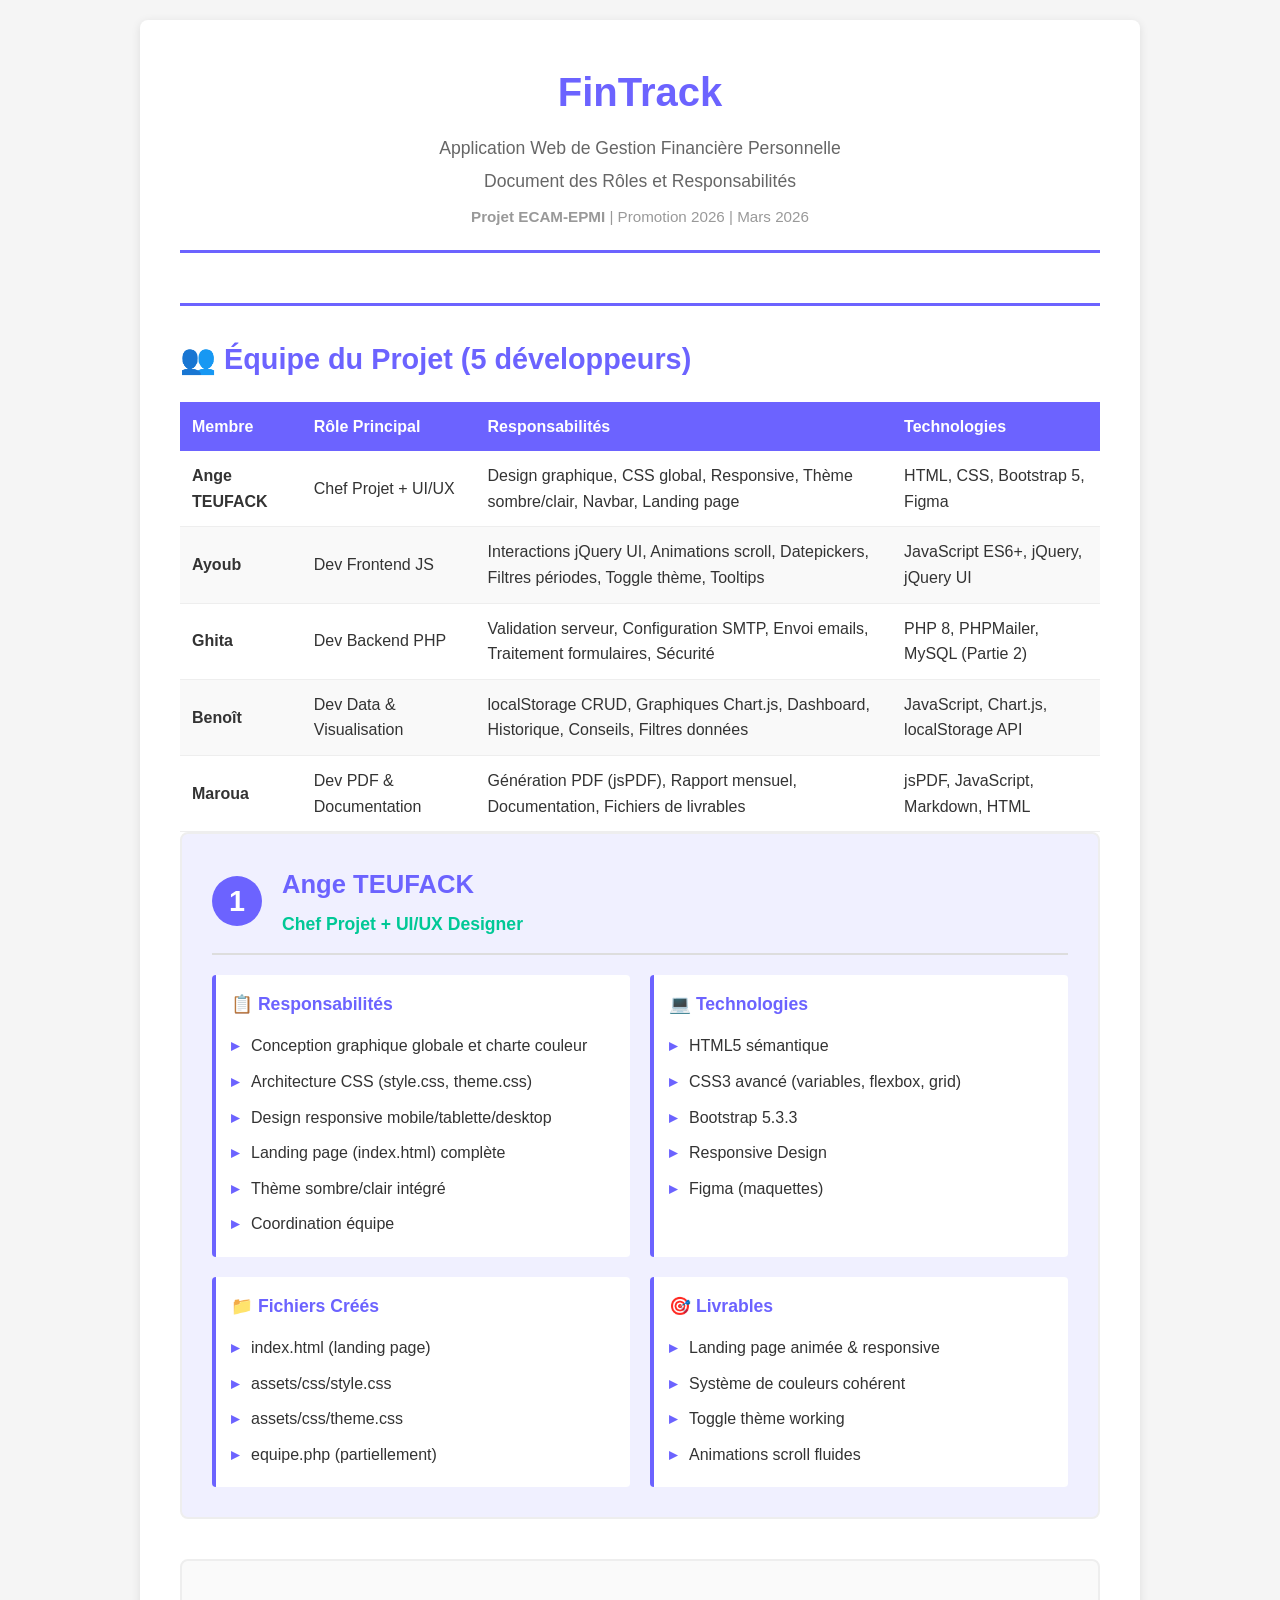
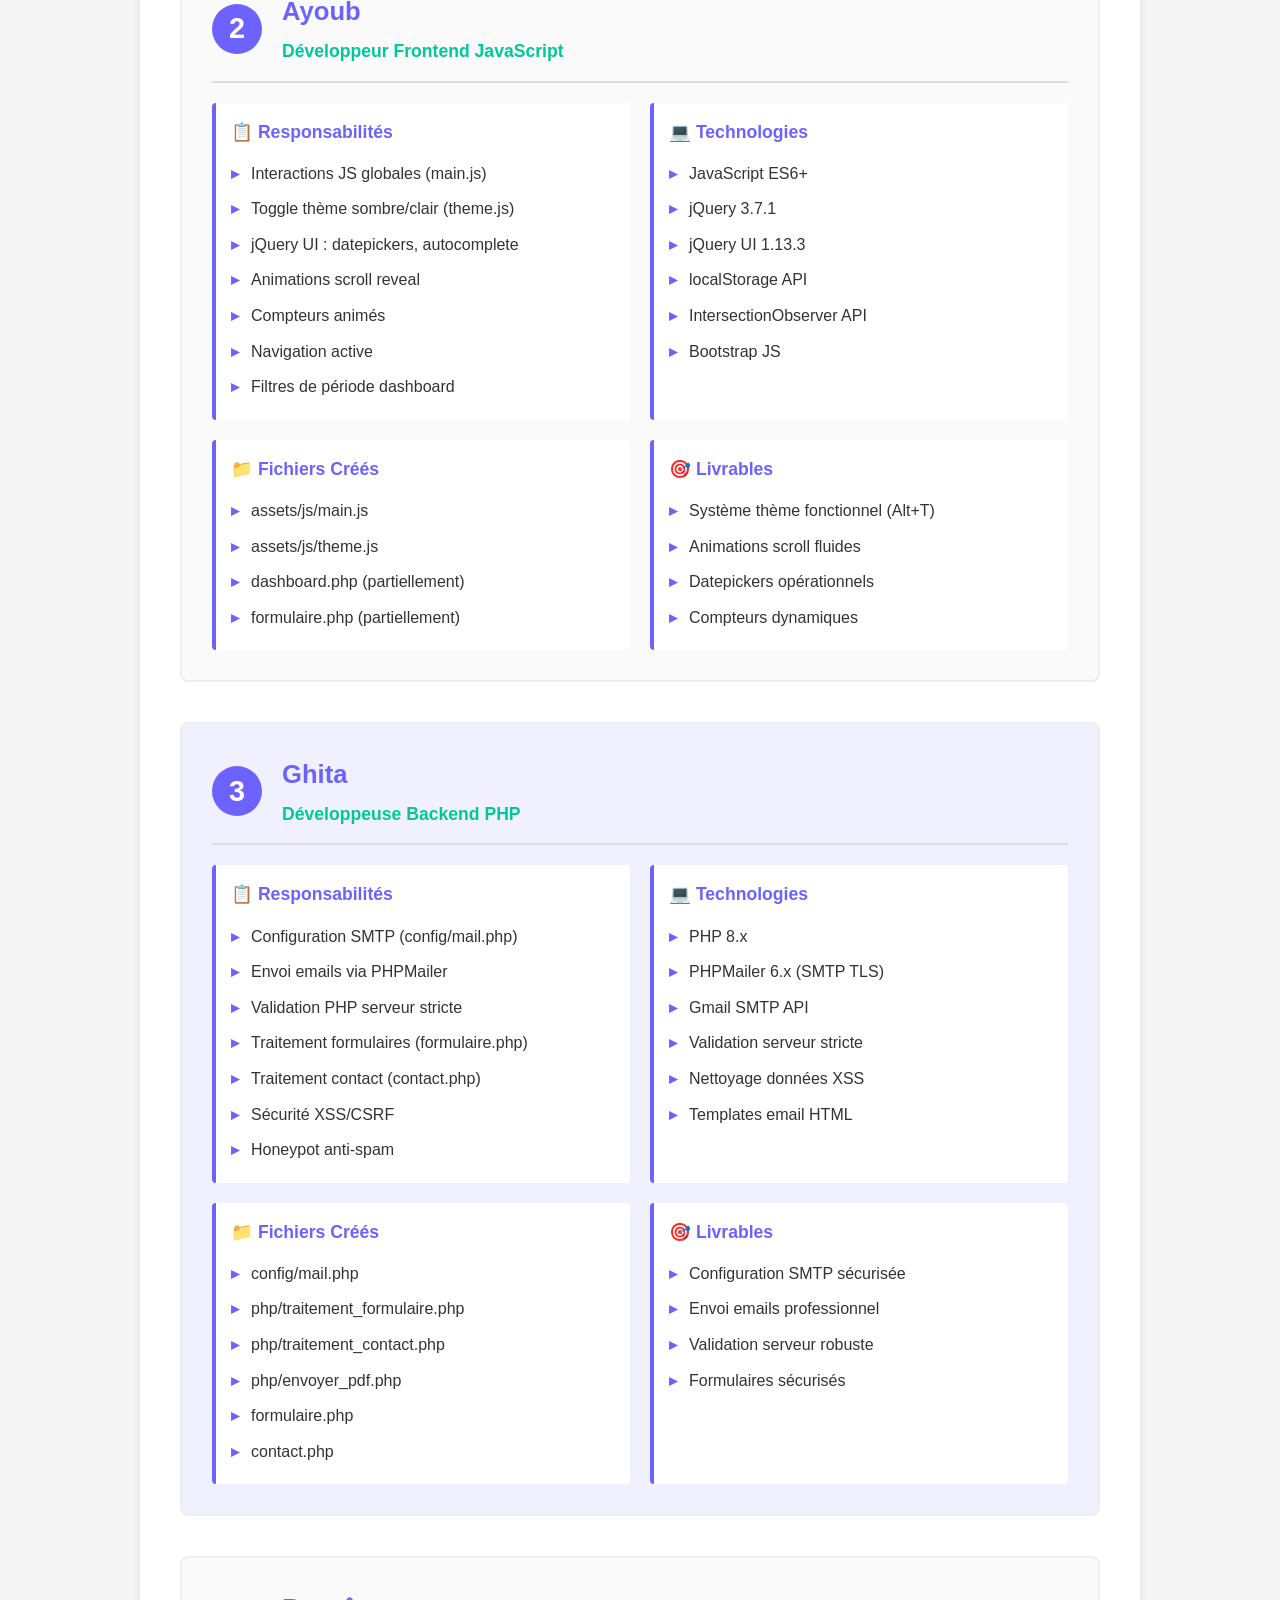
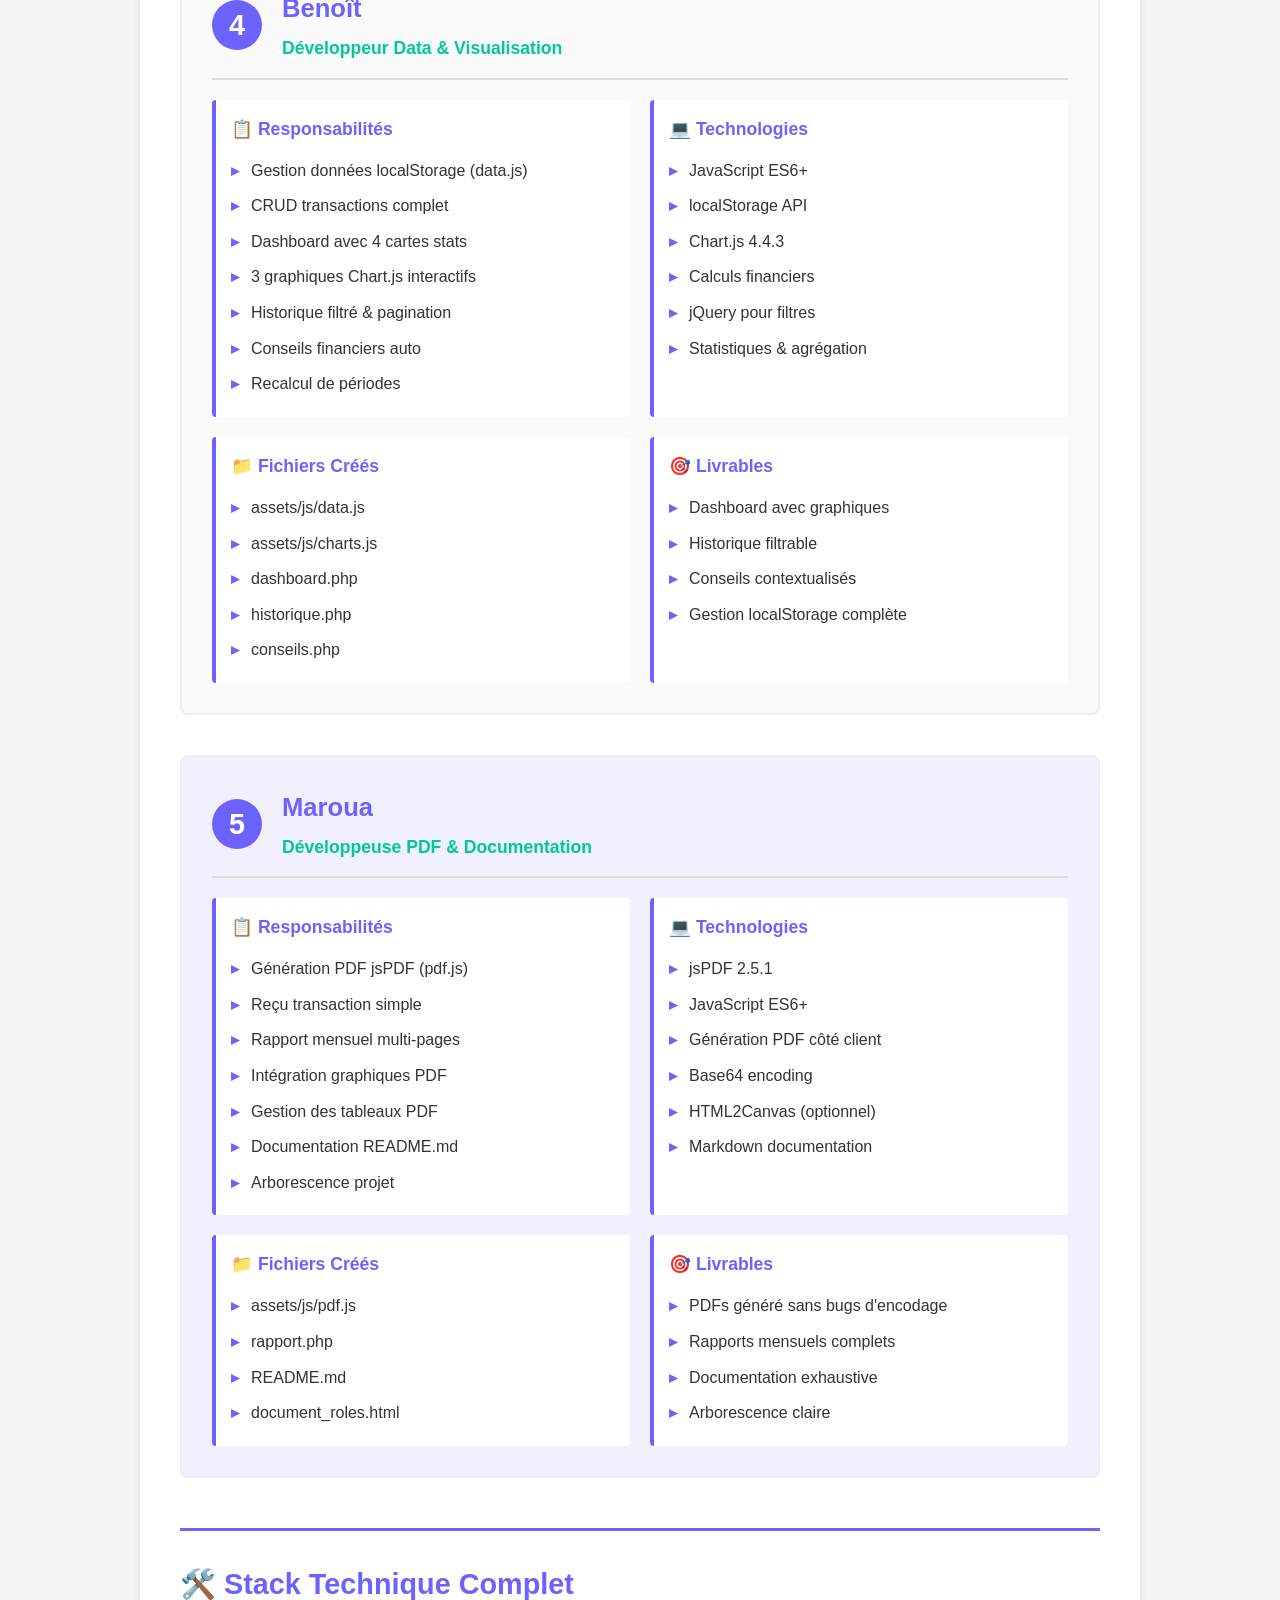
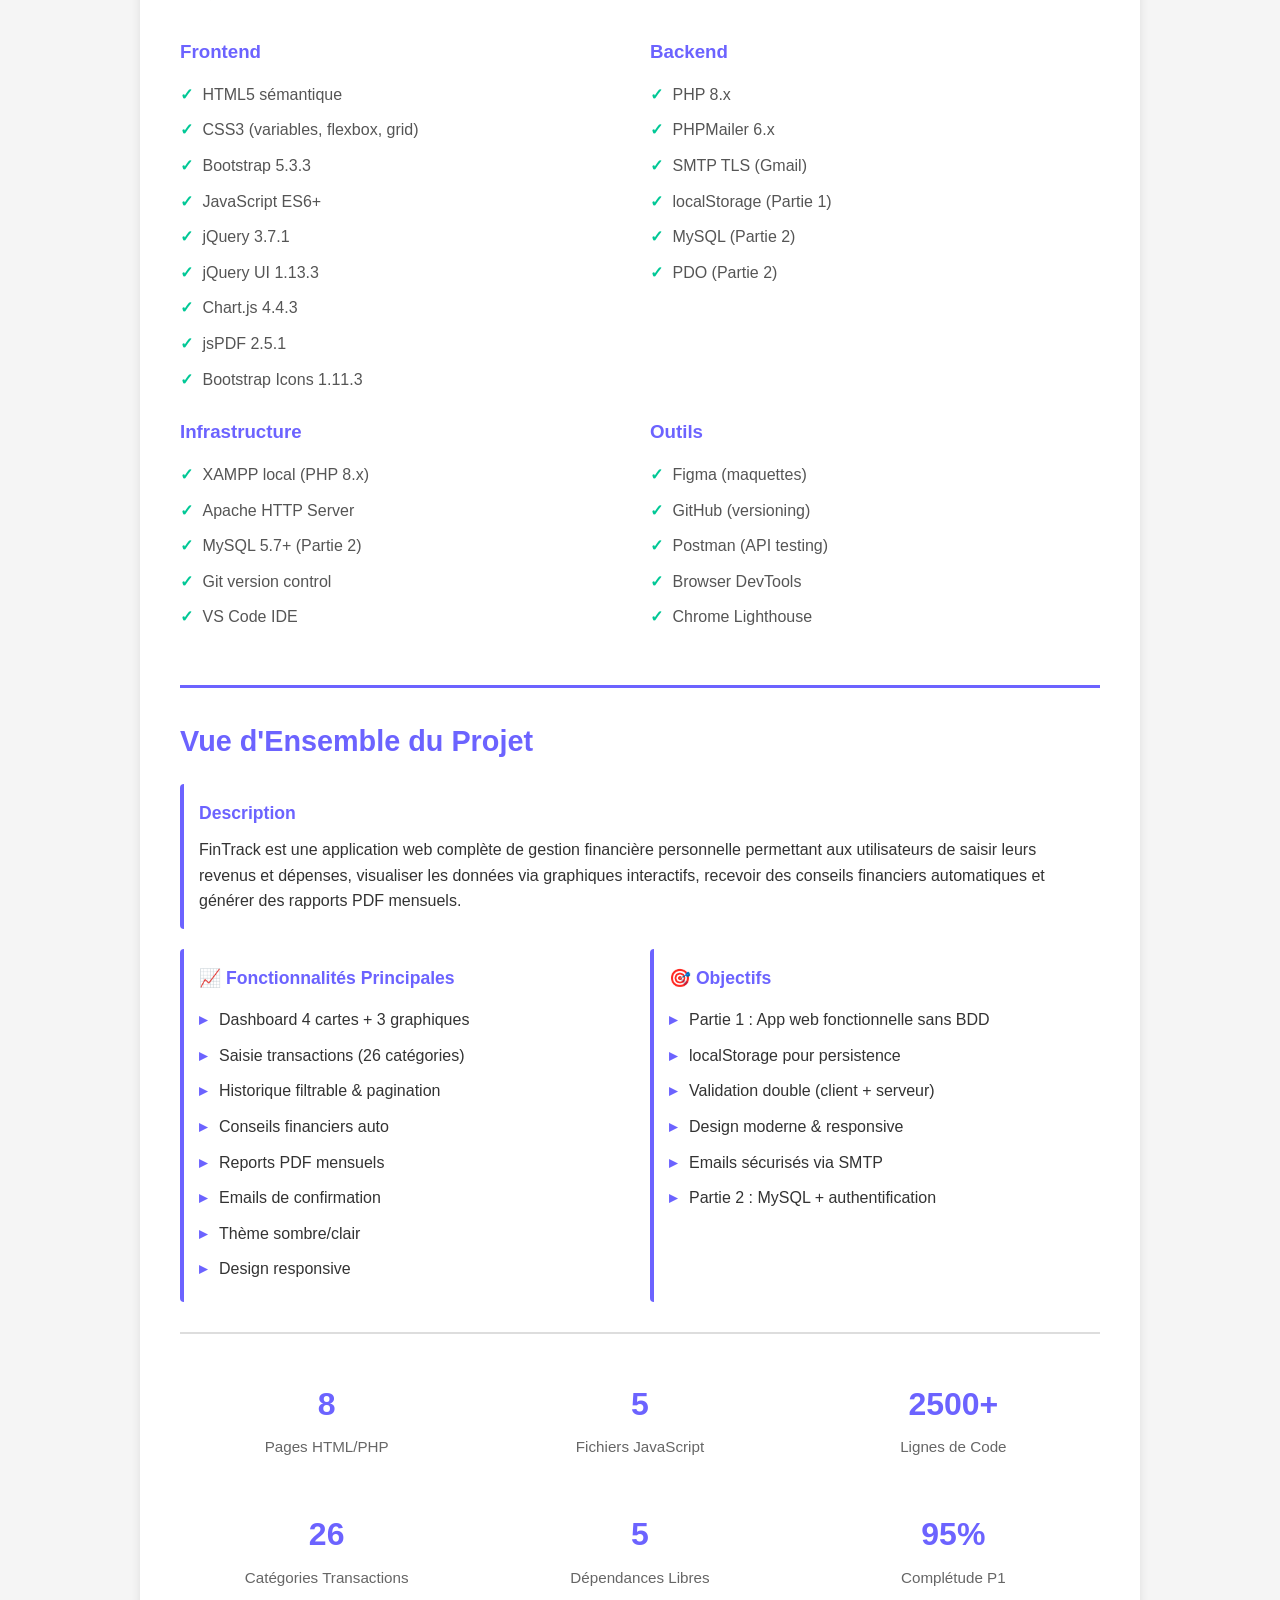
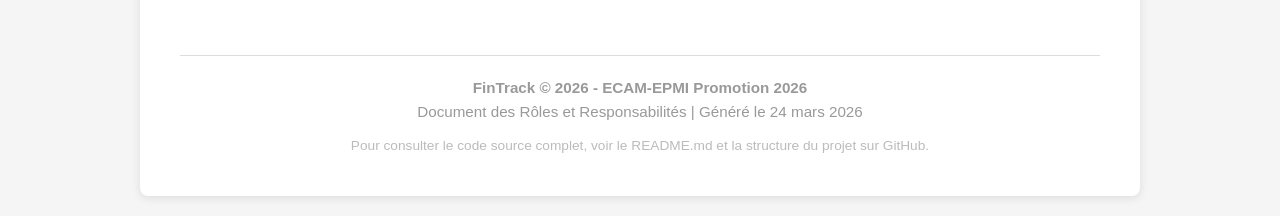
<file: document_roles.html>
<!DOCTYPE html>
<html lang="fr">
<head>
    <meta charset="UTF-8">
    <meta name="viewport" content="width=device-width, initial-scale=1.0">
    <title>FinTrack - Document des Rôles et Responsabilités - Projet ECAM-EPMI</title>
    <style>
        * {
            margin: 0;
            padding: 0;
            box-sizing: border-box;
        }
        
        body {
            font-family: 'Segoe UI', Tahoma, Geneva, Verdana, sans-serif;
            line-height: 1.6;
            color: #333;
            background: #f5f5f5;
            padding: 20px;
        }
        
        .container {
            max-width: 1000px;
            margin: 0 auto;
            background: white;
            padding: 40px;
            border-radius: 8px;
            box-shadow: 0 2px 10px rgba(0,0,0,0.1);
        }
        
        header {
            text-align: center;
            margin-bottom: 40px;
            border-bottom: 3px solid #6C63FF;
            padding-bottom: 20px;
        }
        
        h1 {
            color: #6C63FF;
            font-size: 2.5em;
            margin-bottom: 10px;
        }
        
        .subtitle {
            color: #666;
            font-size: 1.1em;
            margin-bottom: 5px;
        }
        
        .project-info {
            color: #999;
            font-size: 0.95em;
            margin-top: 10px;
        }
        
        .member {
            page-break-inside: avoid;
            margin-bottom: 40px;
            padding: 30px;
            border: 2px solid #eee;
            border-radius: 8px;
            background: #fafafa;
        }
        
        .member:nth-child(odd) {
            background: #f0f0ff;
        }
        
        .member-header {
            display: flex;
            align-items: center;
            margin-bottom: 20px;
            border-bottom: 2px solid #ddd;
            padding-bottom: 15px;
        }
        
        .member-number {
            display: flex;
            align-items: center;
            justify-content: center;
            width: 50px;
            height: 50px;
            border-radius: 50%;
            background: #6C63FF;
            color: white;
            font-weight: bold;
            font-size: 1.8em;
            margin-right: 20px;
            flex-shrink: 0;
        }
        
        .member-title {
            flex: 1;
        }
        
        .member-name {
            font-size: 1.6em;
            font-weight: bold;
            color: #6C63FF;
            margin: 0;
        }
        
        .member-role {
            font-size: 1.1em;
            color: #00C896;
            font-weight: 600;
            margin: 5px 0 0 0;
        }
        
        .member-content {
            display: grid;
            grid-template-columns: 1fr 1fr;
            gap: 20px;
        }
        
        .content-block {
            padding: 15px;
            background: white;
            border-left: 4px solid #6C63FF;
            border-radius: 4px;
        }
        
        .content-block h3 {
            color: #6C63FF;
            margin-bottom: 10px;
            font-size: 1.1em;
        }
        
        .content-block ul {
            list-style: none;
            padding-left: 0;
        }
        
        .content-block li {
            padding: 5px 0;
            padding-left: 20px;
            position: relative;
        }
        
        .content-block li:before {
            content: "▸";
            position: absolute;
            left: 0;
            color: #6C63FF;
            font-weight: bold;
        }
        
        .full-width {
            grid-column: 1 / -1;
        }
        
        .stats {
            display: grid;
            grid-template-columns: repeat(3, 1fr);
            gap: 20px;
            margin-top: 30px;
            padding-top: 30px;
            border-top: 2px solid #ddd;
        }
        
        .stat-item {
            text-align: center;
            padding: 15px;
            background: white;
            border-radius: 6px;
        }
        
        .stat-number {
            font-size: 2em;
            font-weight: bold;
            color: #6C63FF;
        }
        
        .stat-label {
            color: #666;
            font-size: 0.95em;
            margin-top: 5px;
        }
        
        .team-summary {
            margin-top: 50px;
            padding-top: 30px;
            border-top: 3px solid #6C63FF;
        }
        
        .team-summary h2 {
            color: #6C63FF;
            margin-bottom: 20px;
            font-size: 1.8em;
        }
        
        .summary-table {
            width: 100%;
            border-collapse: collapse;
            margin-top: 20px;
        }
        
        .summary-table th {
            background: #6C63FF;
            color: white;
            padding: 12px;
            text-align: left;
            font-weight: 600;
        }
        
        .summary-table td {
            padding: 12px;
            border-bottom: 1px solid #eee;
        }
        
        .summary-table tr:nth-child(even) {
            background: #f9f9f9;
        }
        
        .tech-stack {
            display: grid;
            grid-template-columns: repeat(2, 1fr);
            gap: 20px;
            margin-top: 30px;
        }
        
        .tech-section h3 {
            color: #6C63FF;
            margin-bottom: 10px;
        }
        
        .tech-section ul {
            list-style: none;
            padding-left: 0;
        }
        
        .tech-section li {
            padding: 5px 0;
            color: #555;
        }
        
        .tech-section li:before {
            content: "\2713  ";
            color: #00C896;
            font-weight: bold;
            margin-right: 5px;
        }
        
        .footer {
            text-align: center;
            margin-top: 50px;
            padding-top: 20px;
            border-top: 1px solid #ddd;
            color: #999;
            font-size: 0.95em;
        }
        
        @media print {
            body {
                background: white;
                padding: 0;
            }
            
            .container {
                box-shadow: none;
                border: none;
            }
            
            .member {
                page-break-inside: avoid;
                border: 1px solid #ddd;
            }
        }
        
        @media (max-width: 768px) {
            .container {
                padding: 20px;
            }
            
            h1 {
                font-size: 1.8em;
            }
            
            .member-content {
                grid-template-columns: 1fr;
            }
            
            .stats {
                grid-template-columns: 1fr;
            }
            
            .tech-stack {
                grid-template-columns: 1fr;
            }
        }
    </style>
</head>
<body>
    <div class="container">
        <!-- En-tête -->
        <header>
            <h1>FinTrack</h1>
            <p class="subtitle">Application Web de Gestion Financière Personnelle</p>
            <p class="subtitle">Document des Rôles et Responsabilités</p>
            <p class="project-info">
                <strong>Projet ECAM-EPMI</strong> | Promotion 2026 | Mars 2026
            </p>
        </header>

        <!-- Table rôles -->
        <section class="team-summary">
            <h2>👥 Équipe du Projet (5 développeurs)</h2>
            
            <table class="summary-table">
                <thead>
                    <tr>
                        <th>Membre</th>
                        <th>Rôle Principal</th>
                        <th>Responsabilités</th>
                        <th>Technologies</th>
                    </tr>
                </thead>
                <tbody>
                    <tr>
                        <td><strong>Ange TEUFACK</strong></td>
                        <td>Chef Projet + UI/UX</td>
                        <td>Design graphique, CSS global, Responsive, Thème sombre/clair, Navbar, Landing page</td>
                        <td>HTML, CSS, Bootstrap 5, Figma</td>
                    </tr>
                    <tr>
                        <td><strong>Ayoub</strong></td>
                        <td>Dev Frontend JS</td>
                        <td>Interactions jQuery UI, Animations scroll, Datepickers, Filtres périodes, Toggle thème, Tooltips</td>
                        <td>JavaScript ES6+, jQuery, jQuery UI</td>
                    </tr>
                    <tr>
                        <td><strong>Ghita</strong></td>
                        <td>Dev Backend PHP</td>
                        <td>Validation serveur, Configuration SMTP, Envoi emails, Traitement formulaires, Sécurité</td>
                        <td>PHP 8, PHPMailer, MySQL (Partie 2)</td>
                    </tr>
                    <tr>
                        <td><strong>Benoît</strong></td>
                        <td>Dev Data & Visualisation</td>
                        <td>localStorage CRUD, Graphiques Chart.js, Dashboard, Historique, Conseils, Filtres données</td>
                        <td>JavaScript, Chart.js, localStorage API</td>
                    </tr>
                    <tr>
                        <td><strong>Maroua</strong></td>
                        <td>Dev PDF & Documentation</td>
                        <td>Génération PDF (jsPDF), Rapport mensuel, Documentation, Fichiers de livrables</td>
                        <td>jsPDF, JavaScript, Markdown, HTML</td>
                    </tr>
                </tbody>
            </table>
        </section>

        <!-- Fiches détails -->
        <section class="members-detail">
            <!-- Ange -->
            <div class="member">
                <div class="member-header">
                    <div class="member-number">1</div>
                    <div class="member-title">
                        <p class="member-name">Ange TEUFACK</p>
                        <p class="member-role">Chef Projet + UI/UX Designer</p>
                    </div>
                </div>
                
                <div class="member-content">
                    <div class="content-block">
                        <h3>📋 Responsabilités</h3>
                        <ul>
                            <li>Conception graphique globale et charte couleur</li>
                            <li>Architecture CSS (style.css, theme.css)</li>
                            <li>Design responsive mobile/tablette/desktop</li>
                            <li>Landing page (index.html) complète</li>
                            <li>Thème sombre/clair intégré</li>
                            <li>Coordination équipe</li>
                        </ul>
                    </div>
                    
                    <div class="content-block">
                        <h3>💻 Technologies</h3>
                        <ul>
                            <li>HTML5 sémantique</li>
                            <li>CSS3 avancé (variables, flexbox, grid)</li>
                            <li>Bootstrap 5.3.3</li>
                            <li>Responsive Design</li>
                            <li>Figma (maquettes)</li>
                        </ul>
                    </div>
                    
                    <div class="content-block">
                        <h3>📁 Fichiers Créés</h3>
                        <ul>
                            <li>index.html (landing page)</li>
                            <li>assets/css/style.css</li>
                            <li>assets/css/theme.css</li>
                            <li>equipe.php (partiellement)</li>
                        </ul>
                    </div>
                    
                    <div class="content-block">
                        <h3>🎯 Livrables</h3>
                        <ul>
                            <li>Landing page animée & responsive</li>
                            <li>Système de couleurs cohérent</li>
                            <li>Toggle thème working</li>
                            <li>Animations scroll fluides</li>
                        </ul>
                    </div>
                </div>
            </div>

            <!-- Ayoub -->
            <div class="member">
                <div class="member-header">
                    <div class="member-number">2</div>
                    <div class="member-title">
                        <p class="member-name">Ayoub</p>
                        <p class="member-role">Développeur Frontend JavaScript</p>
                    </div>
                </div>
                
                <div class="member-content">
                    <div class="content-block">
                        <h3>📋 Responsabilités</h3>
                        <ul>
                            <li>Interactions JS globales (main.js)</li>
                            <li>Toggle thème sombre/clair (theme.js)</li>
                            <li>jQuery UI : datepickers, autocomplete</li>
                            <li>Animations scroll reveal</li>
                            <li>Compteurs animés</li>
                            <li>Navigation active</li>
                            <li>Filtres de période dashboard</li>
                        </ul>
                    </div>
                    
                    <div class="content-block">
                        <h3>💻 Technologies</h3>
                        <ul>
                            <li>JavaScript ES6+</li>
                            <li>jQuery 3.7.1</li>
                            <li>jQuery UI 1.13.3</li>
                            <li>localStorage API</li>
                            <li>IntersectionObserver API</li>
                            <li>Bootstrap JS</li>
                        </ul>
                    </div>
                    
                    <div class="content-block">
                        <h3>📁 Fichiers Créés</h3>
                        <ul>
                            <li>assets/js/main.js</li>
                            <li>assets/js/theme.js</li>
                            <li>dashboard.php (partiellement)</li>
                            <li>formulaire.php (partiellement)</li>
                        </ul>
                    </div>
                    
                    <div class="content-block">
                        <h3>🎯 Livrables</h3>
                        <ul>
                            <li>Système thème fonctionnel (Alt+T)</li>
                            <li>Animations scroll fluides</li>
                            <li>Datepickers opérationnels</li>
                            <li>Compteurs dynamiques</li>
                        </ul>
                    </div>
                </div>
            </div>

            <!-- Ghita -->
            <div class="member">
                <div class="member-header">
                    <div class="member-number">3</div>
                    <div class="member-title">
                        <p class="member-name">Ghita</p>
                        <p class="member-role">Développeuse Backend PHP</p>
                    </div>
                </div>
                
                <div class="member-content">
                    <div class="content-block">
                        <h3>📋 Responsabilités</h3>
                        <ul>
                            <li>Configuration SMTP (config/mail.php)</li>
                            <li>Envoi emails via PHPMailer</li>
                            <li>Validation PHP serveur stricte</li>
                            <li>Traitement formulaires (formulaire.php)</li>
                            <li>Traitement contact (contact.php)</li>
                            <li>Sécurité XSS/CSRF</li>
                            <li>Honeypot anti-spam</li>
                        </ul>
                    </div>
                    
                    <div class="content-block">
                        <h3>💻 Technologies</h3>
                        <ul>
                            <li>PHP 8.x</li>
                            <li>PHPMailer 6.x (SMTP TLS)</li>
                            <li>Gmail SMTP API</li>
                            <li>Validation serveur stricte</li>
                            <li>Nettoyage données XSS</li>
                            <li>Templates email HTML</li>
                        </ul>
                    </div>
                    
                    <div class="content-block">
                        <h3>📁 Fichiers Créés</h3>
                        <ul>
                            <li>config/mail.php</li>
                            <li>php/traitement_formulaire.php</li>
                            <li>php/traitement_contact.php</li>
                            <li>php/envoyer_pdf.php</li>
                            <li>formulaire.php</li>
                            <li>contact.php</li>
                        </ul>
                    </div>
                    
                    <div class="content-block">
                        <h3>🎯 Livrables</h3>
                        <ul>
                            <li>Configuration SMTP sécurisée</li>
                            <li>Envoi emails professionnel</li>
                            <li>Validation serveur robuste</li>
                            <li>Formulaires sécurisés</li>
                        </ul>
                    </div>
                </div>
            </div>

            <!-- Benoît -->
            <div class="member">
                <div class="member-header">
                    <div class="member-number">4</div>
                    <div class="member-title">
                        <p class="member-name">Benoît</p>
                        <p class="member-role">Développeur Data & Visualisation</p>
                    </div>
                </div>
                
                <div class="member-content">
                    <div class="content-block">
                        <h3>📋 Responsabilités</h3>
                        <ul>
                            <li>Gestion données localStorage (data.js)</li>
                            <li>CRUD transactions complet</li>
                            <li>Dashboard avec 4 cartes stats</li>
                            <li>3 graphiques Chart.js interactifs</li>
                            <li>Historique filtré & pagination</li>
                            <li>Conseils financiers auto</li>
                            <li>Recalcul de périodes</li>
                        </ul>
                    </div>
                    
                    <div class="content-block">
                        <h3>💻 Technologies</h3>
                        <ul>
                            <li>JavaScript ES6+</li>
                            <li>localStorage API</li>
                            <li>Chart.js 4.4.3</li>
                            <li>Calculs financiers</li>
                            <li>jQuery pour filtres</li>
                            <li>Statistiques & agrégation</li>
                        </ul>
                    </div>
                    
                    <div class="content-block">
                        <h3>📁 Fichiers Créés</h3>
                        <ul>
                            <li>assets/js/data.js</li>
                            <li>assets/js/charts.js</li>
                            <li>dashboard.php</li>
                            <li>historique.php</li>
                            <li>conseils.php</li>
                        </ul>
                    </div>
                    
                    <div class="content-block">
                        <h3>🎯 Livrables</h3>
                        <ul>
                            <li>Dashboard avec graphiques</li>
                            <li>Historique filtrable</li>
                            <li>Conseils contextualisés</li>
                            <li>Gestion localStorage complète</li>
                        </ul>
                    </div>
                </div>
            </div>

            <!-- Maroua -->
            <div class="member">
                <div class="member-header">
                    <div class="member-number">5</div>
                    <div class="member-title">
                        <p class="member-name">Maroua</p>
                        <p class="member-role">Développeuse PDF & Documentation</p>
                    </div>
                </div>
                
                <div class="member-content">
                    <div class="content-block">
                        <h3>📋 Responsabilités</h3>
                        <ul>
                            <li>Génération PDF jsPDF (pdf.js)</li>
                            <li>Reçu transaction simple</li>
                            <li>Rapport mensuel multi-pages</li>
                            <li>Intégration graphiques PDF</li>
                            <li>Gestion des tableaux PDF</li>
                            <li>Documentation README.md</li>
                            <li>Arborescence projet</li>
                        </ul>
                    </div>
                    
                    <div class="content-block">
                        <h3>💻 Technologies</h3>
                        <ul>
                            <li>jsPDF 2.5.1</li>
                            <li>JavaScript ES6+</li>
                            <li>Génération PDF côté client</li>
                            <li>Base64 encoding</li>
                            <li>HTML2Canvas (optionnel)</li>
                            <li>Markdown documentation</li>
                        </ul>
                    </div>
                    
                    <div class="content-block">
                        <h3>📁 Fichiers Créés</h3>
                        <ul>
                            <li>assets/js/pdf.js</li>
                            <li>rapport.php</li>
                            <li>README.md</li>
                            <li>document_roles.html</li>
                        </ul>
                    </div>
                    
                    <div class="content-block">
                        <h3>🎯 Livrables</h3>
                        <ul>
                            <li>PDFs généré sans bugs d'encodage</li>
                            <li>Rapports mensuels complets</li>
                            <li>Documentation exhaustive</li>
                            <li>Arborescence claire</li>
                        </ul>
                    </div>
                </div>
            </div>
        </section>

        <!-- Stack technique global -->
        <section class="team-summary">
            <h2>🛠️ Stack Technique Complet</h2>
            
            <div class="tech-stack">
                <div class="tech-section">
                    <h3>Frontend</h3>
                    <ul>
                        <li>HTML5 sémantique</li>
                        <li>CSS3 (variables, flexbox, grid)</li>
                        <li>Bootstrap 5.3.3</li>
                        <li>JavaScript ES6+</li>
                        <li>jQuery 3.7.1</li>
                        <li>jQuery UI 1.13.3</li>
                        <li>Chart.js 4.4.3</li>
                        <li>jsPDF 2.5.1</li>
                        <li>Bootstrap Icons 1.11.3</li>
                    </ul>
                </div>
                
                <div class="tech-section">
                    <h3>Backend</h3>
                    <ul>
                        <li>PHP 8.x</li>
                        <li>PHPMailer 6.x</li>
                        <li>SMTP TLS (Gmail)</li>
                        <li>localStorage (Partie 1)</li>
                        <li>MySQL (Partie 2)</li>
                        <li>PDO (Partie 2)</li>
                    </ul>
                </div>
                
                <div class="tech-section">
                    <h3>Infrastructure</h3>
                    <ul>
                        <li>XAMPP local (PHP 8.x)</li>
                        <li>Apache HTTP Server</li>
                        <li>MySQL 5.7+ (Partie 2)</li>
                        <li>Git version control</li>
                        <li>VS Code IDE</li>
                    </ul>
                </div>
                
                <div class="tech-section">
                    <h3>Outils</h3>
                    <ul>
                        <li>Figma (maquettes)</li>
                        <li>GitHub (versioning)</li>
                        <li>Postman (API testing)</li>
                        <li>Browser DevTools</li>
                        <li>Chrome Lighthouse</li>
                    </ul>
                </div>
            </div>
        </section>

        <!-- Résumé du projet -->
        <section class="team-summary">
            <h2>Vue d'Ensemble du Projet</h2>
            
            <div style="display: grid; grid-template-columns: repeat(2, 1fr); gap: 20px; margin-top: 20px;">
                <div class="content-block" style="grid-column: 1 / -1;">
                    <h3>Description</h3>
                    <p>FinTrack est une application web complète de gestion financière personnelle permettant aux utilisateurs de saisir leurs revenus et dépenses, visualiser les données via graphiques interactifs, recevoir des conseils financiers automatiques et générer des rapports PDF mensuels.</p>
                </div>
                
                <div class="content-block">
                    <h3>📈 Fonctionnalités Principales</h3>
                    <ul>
                        <li>Dashboard 4 cartes + 3 graphiques</li>
                        <li>Saisie transactions (26 catégories)</li>
                        <li>Historique filtrable & pagination</li>
                        <li>Conseils financiers auto</li>
                        <li>Reports PDF mensuels</li>
                        <li>Emails de confirmation</li>
                        <li>Thème sombre/clair</li>
                        <li>Design responsive</li>
                    </ul>
                </div>
                
                <div class="content-block">
                    <h3>🎯 Objectifs</h3>
                    <ul>
                        <li>Partie 1 : App web fonctionnelle sans BDD</li>
                        <li>localStorage pour persistence</li>
                        <li>Validation double (client + serveur)</li>
                        <li>Design moderne & responsive</li>
                        <li>Emails sécurisés via SMTP</li>
                        <li>Partie 2 : MySQL + authentification</li>
                    </ul>
                </div>
            </div>
        </section>

        <!-- Stats projet -->
        <div class="stats">
            <div class="stat-item">
                <div class="stat-number">8</div>
                <div class="stat-label">Pages HTML/PHP</div>
            </div>
            <div class="stat-item">
                <div class="stat-number">5</div>
                <div class="stat-label">Fichiers JavaScript</div>
            </div>
            <div class="stat-item">
                <div class="stat-number">2500+</div>
                <div class="stat-label">Lignes de Code</div>
            </div>
            <div class="stat-item">
                <div class="stat-number">26</div>
                <div class="stat-label">Catégories Transactions</div>
            </div>
            <div class="stat-item">
                <div class="stat-number">5</div>
                <div class="stat-label">Dépendances Libres</div>
            </div>
            <div class="stat-item">
                <div class="stat-number">95%</div>
                <div class="stat-label">Complétude P1</div>
            </div>
        </div>

        <!-- Footer -->
        <footer class="footer">
            <p><strong>FinTrack © 2026 - ECAM-EPMI Promotion 2026</strong></p>
            <p>Document des Rôles et Responsabilités | Généré le 24 mars 2026</p>
            <p style="margin-top: 10px; color: #bbb; font-size: 0.9em;">
                Pour consulter le code source complet, voir le README.md et la structure du projet sur GitHub.
            </p>
        </footer>
    </div>
</body>
</html>
</file>
